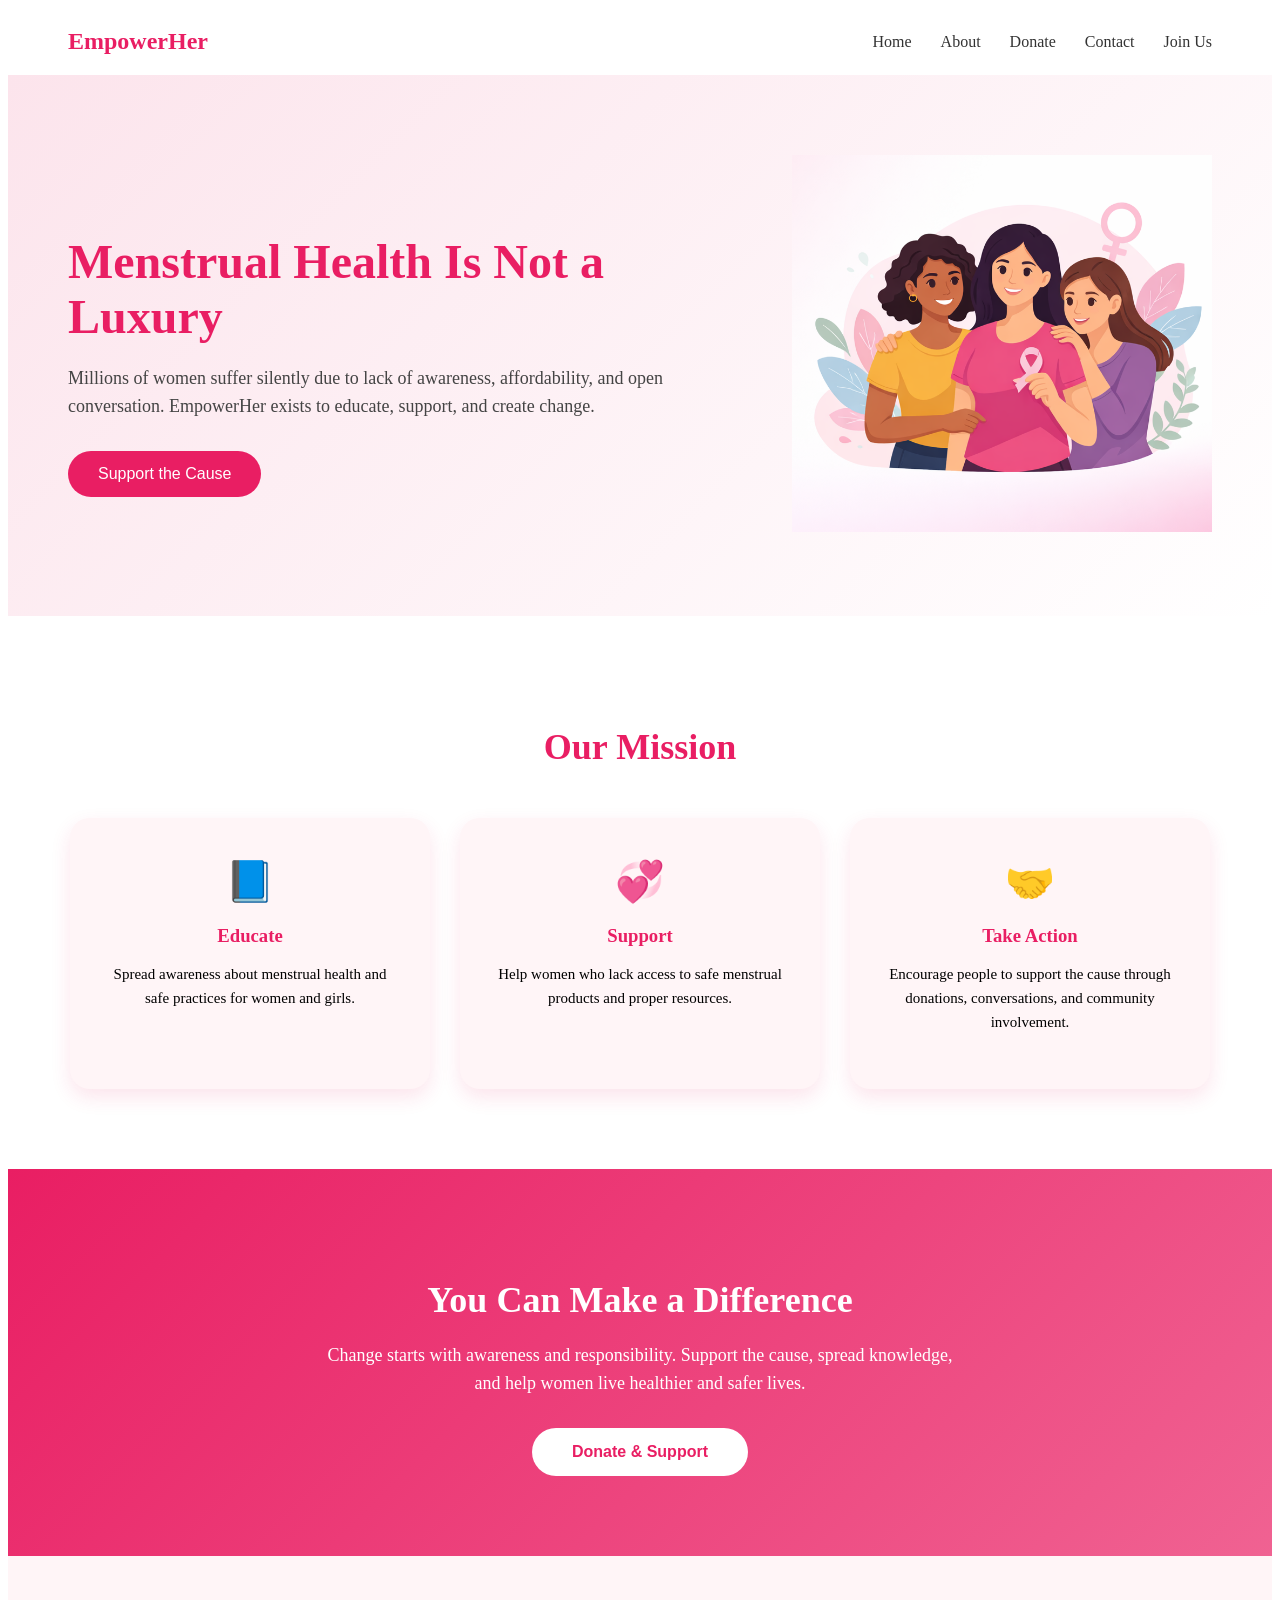
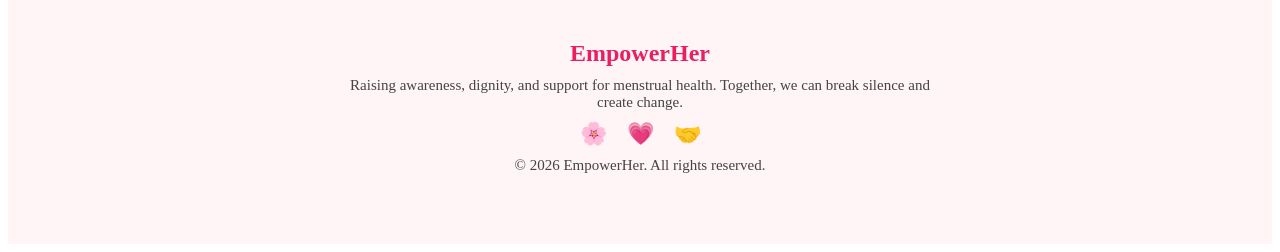
<file: index.html>
<!DOCTYPE html>
<html lang="en">
<head>
    <meta charset="UTF-8">
    <meta name="viewport" content="width=device-width, initial-scale=1.0">
    <title>Home | EmpowerHer</title>
    <link rel="stylesheet" href="style.css">
</head>
<body>

    <!-- Header -->
    <header class="header">
        <div class="logo">EmpowerHer</div>

        <nav class="nav">
             <a href="index.html">Home</a>
             <a href="about.html">About</a>
             <a href="donate.html">Donate</a>
             <a href="contact.html">Contact</a>
             <a href="volunteer.html">Join Us</a>
        </nav>
    </header>

    <!-- Hero Section of Home Page -->
     <section class="hero">
         <div class="hero-text">
         <h1>Menstrual Health Is Not a Luxury</h1>
             <p>
            Millions of women suffer silently due to lack of awareness,
            affordability, and open conversation. EmpowerHer exists to
            educate, support, and create change.
             </p>
         <button class="hero-btn">Support the Cause</button>
         </div>

         <div class="hero-visual">
          <img src="images/hero-img.png" alt="Women empowerment illustration">
         </div>
    
    </section>

<!-- Mission Section of home page-->
<section class="mission">
    <h2>Our Mission</h2>

    <div class="mission-cards">
        <div class="mission-card">
            <div class="mission-icon">📘</div>
            <h3>Educate</h3>
            <p>
                Spread awareness about menstrual health and safe practices
                for women and girls.
            </p>
        </div>

        <div class="mission-card">
            <div class="mission-icon">💞</div>
            <h3>Support</h3>
            <p>
                Help women who lack access to safe menstrual products
                and proper resources.
            </p>
        </div>

        <div class="mission-card">
            <div class="mission-icon">🤝</div>
            <h3>Take Action</h3>
            <p>
                Encourage people to support the cause through donations,
                conversations, and community involvement.
            </p>
        </div>
    </div>
</section>

<!-- Call To Action Section of home page-->
<section class="cta">
    <h2>You Can Make a Difference</h2>
    <p>
        Change starts with awareness and responsibility.
        Support the cause, spread knowledge, and help women
        live healthier and safer lives.
    </p>
    <button class="cta-btn">Donate & Support</button>
</section>

<!-- Footer -->
<footer class="footer">
    <div class="footer-content">
        <h3>EmpowerHer</h3>
        <p>
            Raising awareness, dignity, and support for menstrual health.
            Together, we can break silence and create change.
        </p>

        <div class="footer-icons">
            <span>🌸</span>
            <span>💗</span>
            <span>🤝</span>
        </div>

        <p class="footer-copy">
            © 2026 EmpowerHer. All rights reserved.
        </p>
    </div>
</footer>

<script src="script.js"></script>

</body>
</html>
</file>
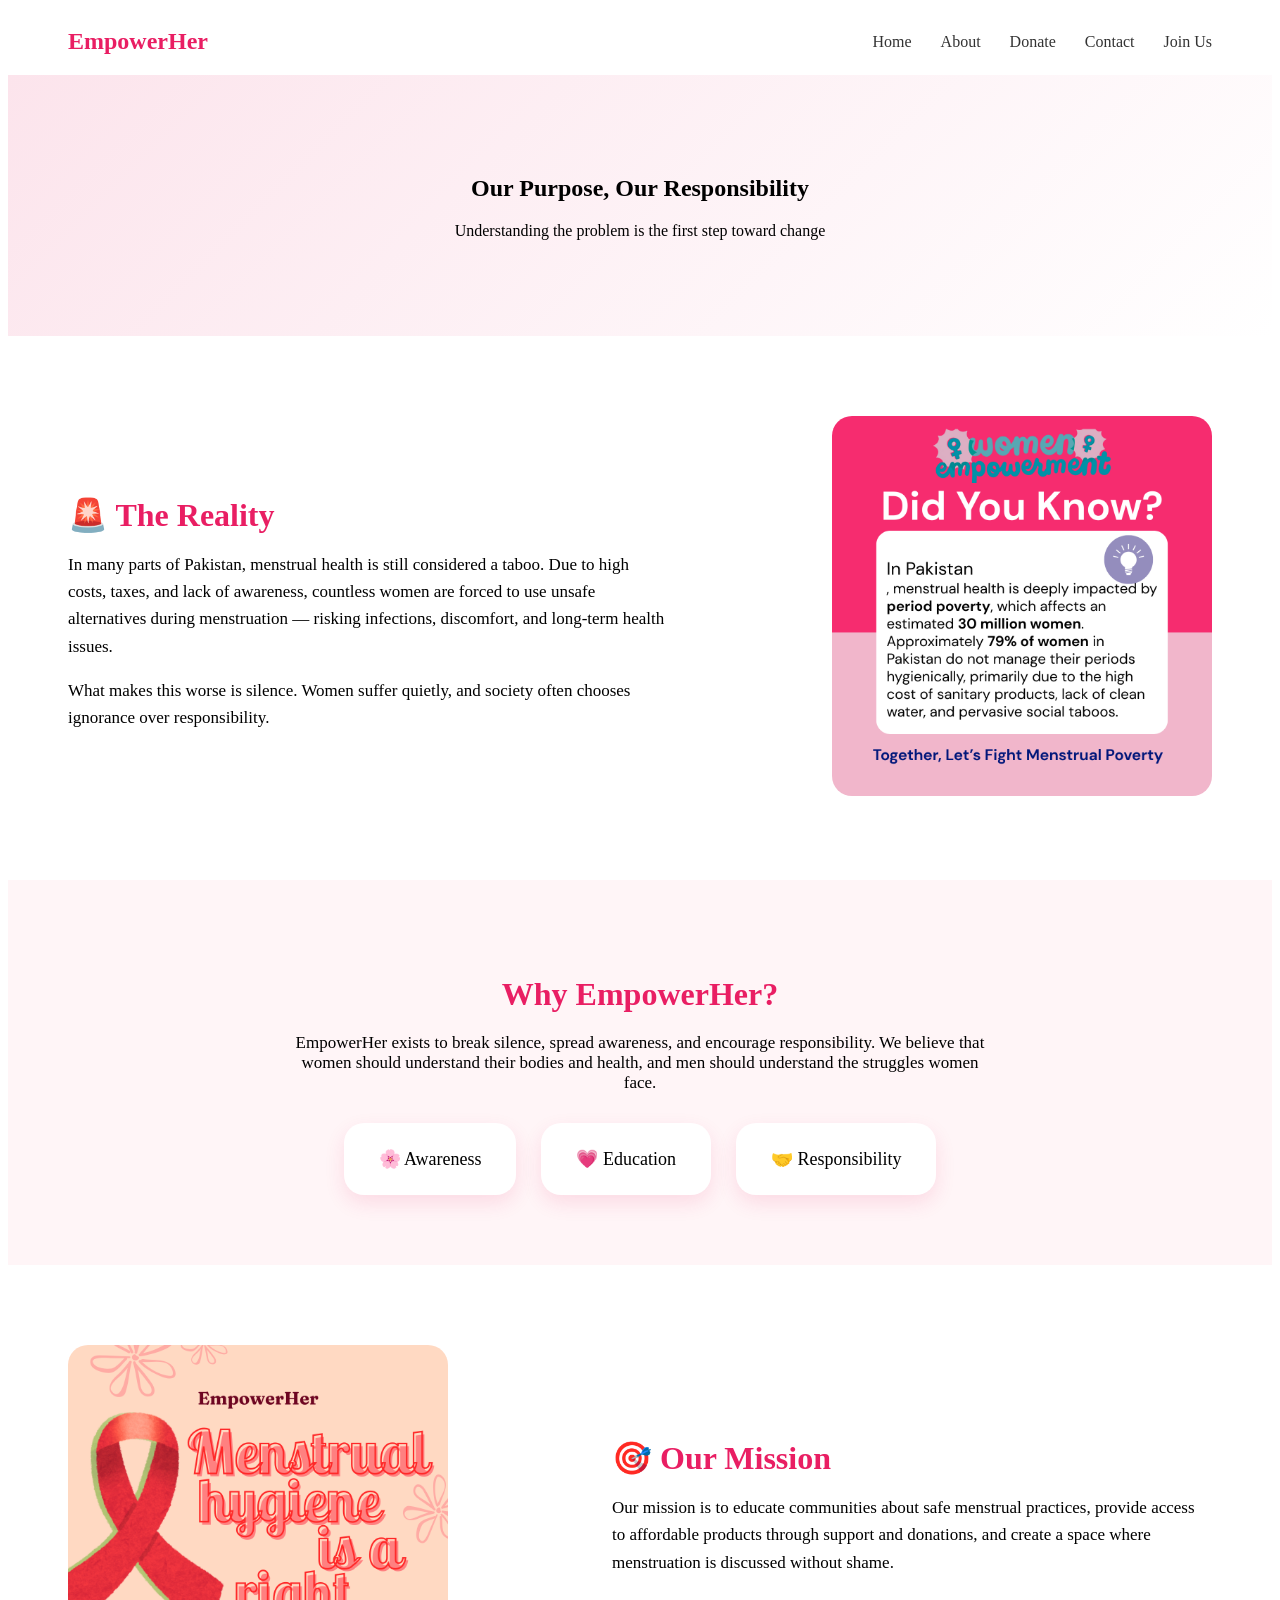
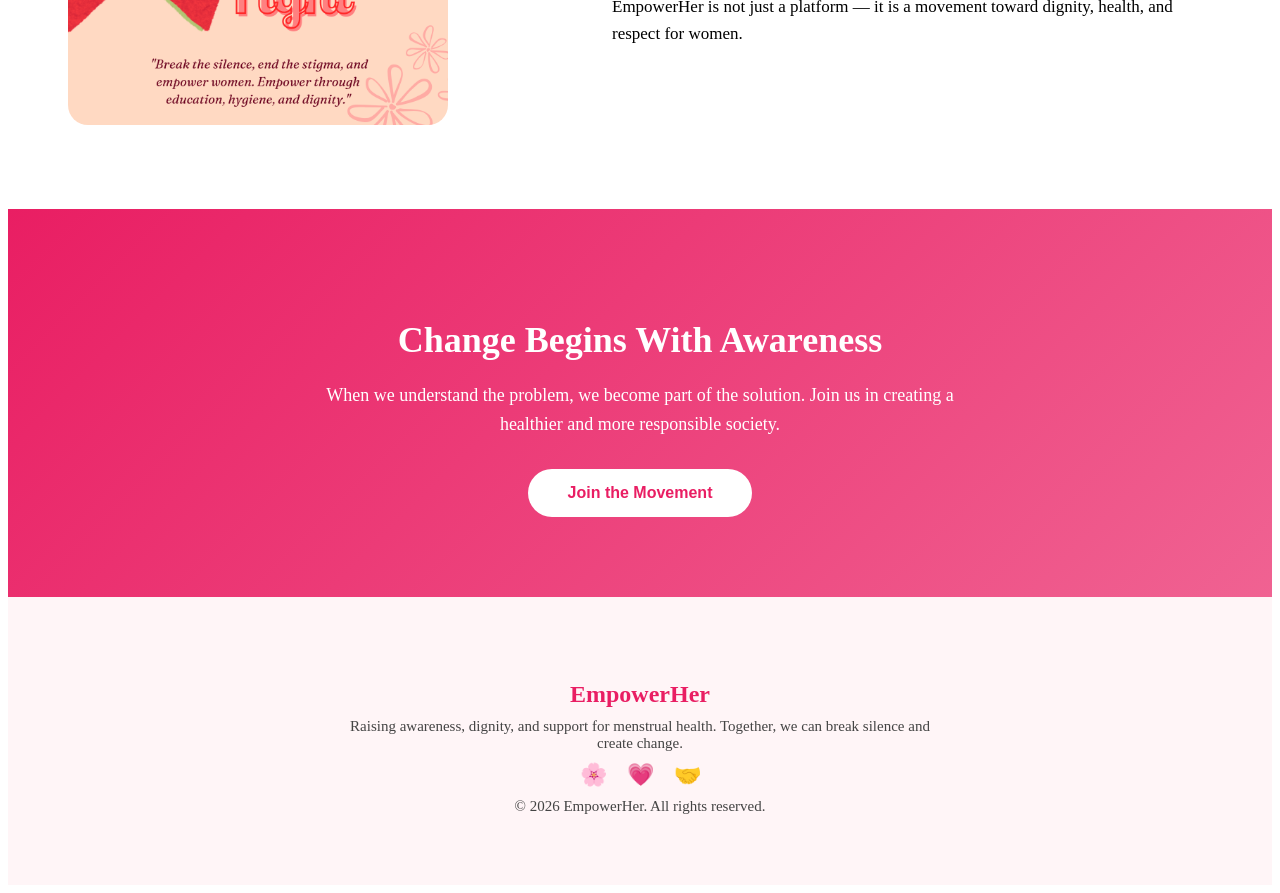
<file: about.html>
<!DOCTYPE html>
<html lang="en">
<head>
    <meta charset="UTF-8">
    <meta name="viewport" content="width=device-width, initial-scale=1.0">
    <title>About Us | EmpowerHer</title>
    <link rel="stylesheet" href="style.css">
</head>
<body>


      <!-- Header -->
    <header class="header">
        <div class="logo">EmpowerHer</div>

        <nav class="nav">
             <a href="index.html">Home</a>
             <a href="about.html">About</a>
             <a href="donate.html">Donate</a>
             <a href="contact.html">Contact</a>
             <a href="volunteer.html">Join Us</a>
        </nav>
    </header>


<!-- HERO of about page-->
<section class="page-hero">
    <h1>Our Purpose, Our Responsibility</h1>
    <p>Understanding the problem is the first step toward change</p>
</section>

<!-- PROBLEM SECTION of about page-->
<section class="about-block">
    <div class="about-block-text">
        <h2>🚨 The Reality</h2>
        <p>
            In many parts of Pakistan, menstrual health is still considered
            a taboo. Due to high costs, taxes, and lack of awareness,
            countless women are forced to use unsafe alternatives during
            menstruation — risking infections, discomfort, and long-term
            health issues.
        </p>
        <p>
            What makes this worse is silence. Women suffer quietly, and
            society often chooses ignorance over responsibility.
        </p>
    </div>
    <div class="about-block-image">
        <img src="images/about-problem.png" alt="Menstrual health awareness illustration">
    </div>
</section>

<!-- WHY EMPOWERHER of about page-->
<section class="about-highlight">
    <h2>Why EmpowerHer?</h2>
    <p>
        EmpowerHer exists to break silence, spread awareness, and
        encourage responsibility. We believe that women should
        understand their bodies and health, and men should understand
        the struggles women face.
    </p>

    <div class="highlight-cards">
        <div class="highlight-card">🌸 Awareness</div>
        <div class="highlight-card">💗 Education</div>
        <div class="highlight-card">🤝 Responsibility</div>
    </div>
</section>

<!-- MISSION of about page-->
<section class="about-block reverse">
    <div class="about-block-text">
        <h2>🎯 Our Mission</h2>
        <p>
            Our mission is to educate communities about safe menstrual
            practices, provide access to affordable products through
            support and donations, and create a space where menstruation
            is discussed without shame.
        </p>
        <p>
            EmpowerHer is not just a platform — it is a movement toward
            dignity, health, and respect for women.
        </p>
    </div>
    <div class="about-block-image">
        <img src="images/about-mission.png" alt="Women empowerment illustration">
    </div>
</section>

<!-- CTA of about page-->
<section class="cta">
    <h2>Change Begins With Awareness</h2>
    <p>
        When we understand the problem, we become part of the solution.
        Join us in creating a healthier and more responsible society.
    </p>
    <button class="cta-btn">Join the Movement</button>
</section>



    <!-- Footer -->
     <footer class="footer">
          <div class="footer-content">
         <h3>EmpowerHer</h3>
             <p>
             Raising awareness, dignity, and support for menstrual health.
             Together, we can break silence and create change.
             </p>

             <div class="footer-icons">
                  <span>🌸</span>
                 <span>💗</span>
                 <span>🤝</span>
              </div>

              <p class="footer-copy">
                © 2026 EmpowerHer. All rights reserved.
              </p>
          </div>
     </footer>

     <script src="script.js"></script>

</body>
</html>
</file>
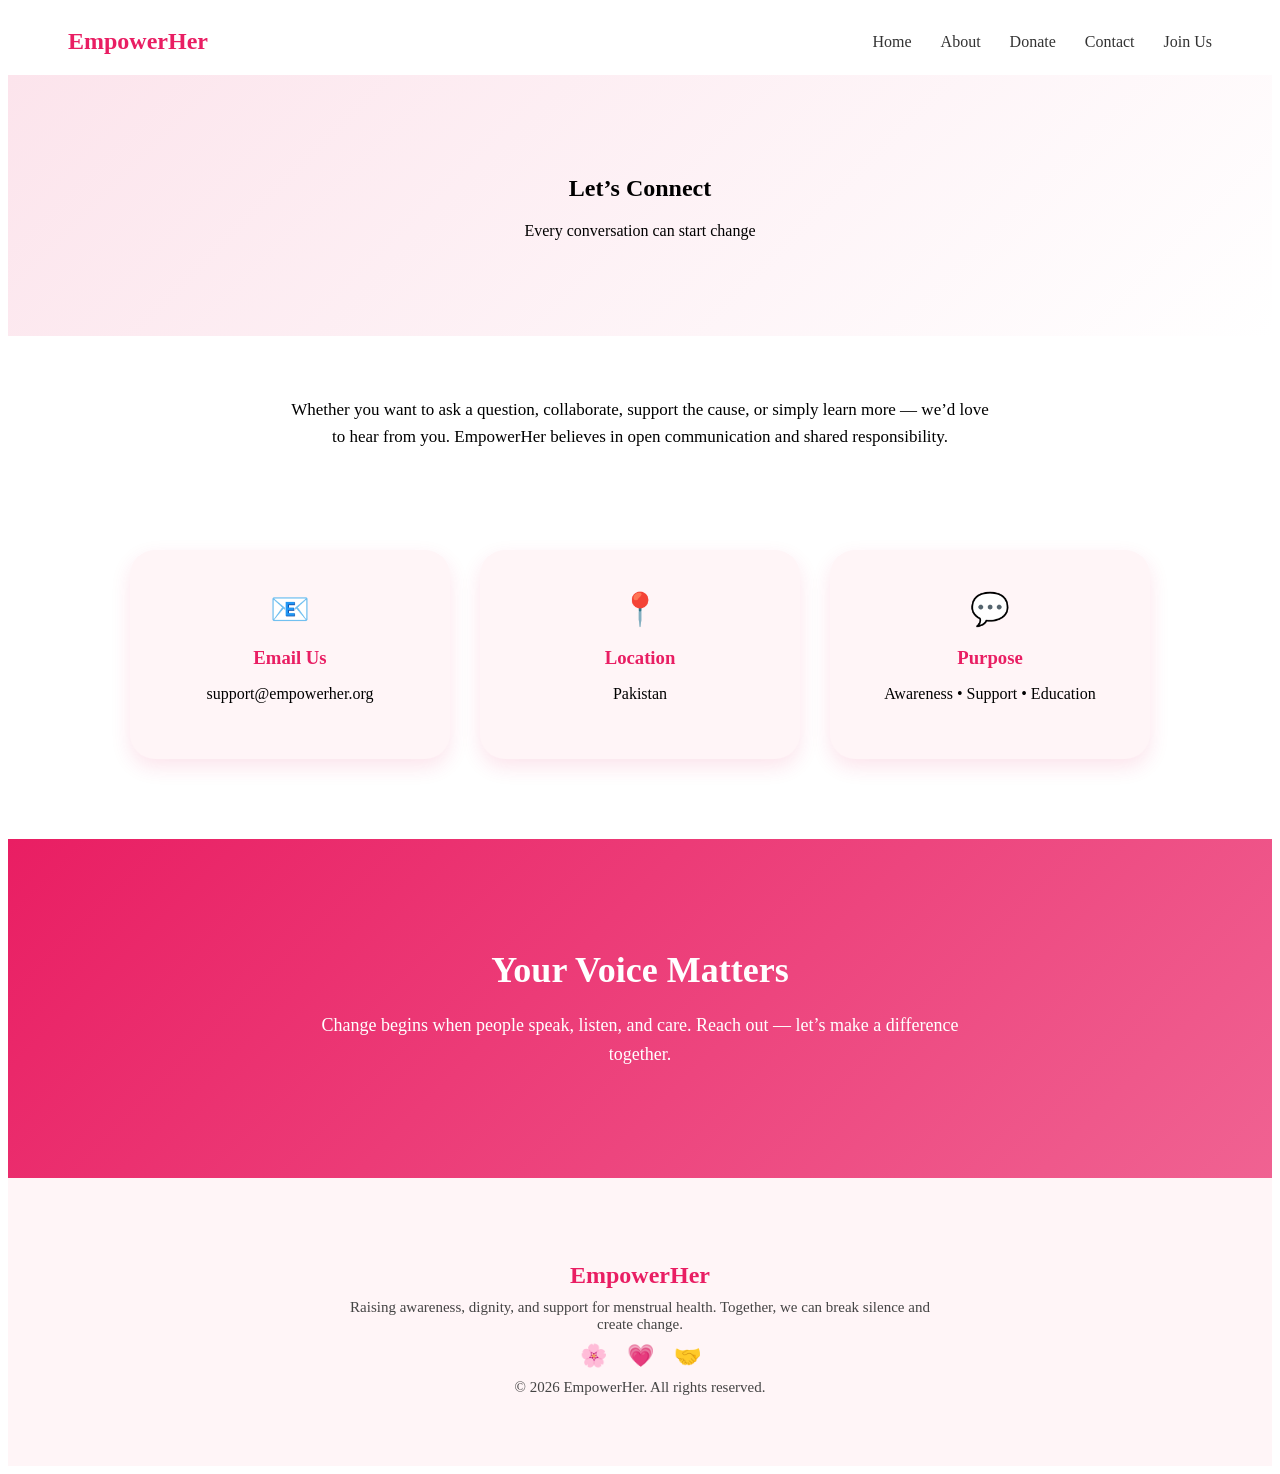
<file: contact.html>
<!DOCTYPE html>
<html lang="en">
<head>
    <meta charset="UTF-8">
    <meta name="viewport" content="width=device-width, initial-scale=1.0">
    <title>Contact us | EmpowerHer</title>
    <link rel="stylesheet" href="style.css">
</head>
<body>
      <!-- Header -->
    <header class="header">
        <div class="logo">EmpowerHer</div>

        <nav class="nav">
             <a href="index.html">Home</a>
             <a href="about.html">About</a>
             <a href="donate.html">Donate</a>
             <a href="contact.html">Contact</a>
             <a href="volunteer.html">Join Us</a>
        </nav>
    </header>

<!-- HERO of contact page-->
<section class="page-hero">
    <h1>Let’s Connect</h1>
    <p>Every conversation can start change</p>
</section>

<!-- CONTACT INTRO of contact page-->
<section class="contact-intro">
    <p>
        Whether you want to ask a question, collaborate, support the cause,
        or simply learn more — we’d love to hear from you. EmpowerHer believes
        in open communication and shared responsibility.
    </p>
</section>

<!-- CONTACT CARDS of contact page-->
<section class="contact-info">
    <div class="contact-card">
        <span class="contact-icon">📧</span>
        <h3>Email Us</h3>
        <p>support@empowerher.org</p>
    </div>

    <div class="contact-card">
        <span class="contact-icon">📍</span>
        <h3>Location</h3>
        <p>Pakistan</p>
    </div>

    <div class="contact-card">
        <span class="contact-icon">💬</span>
        <h3>Purpose</h3>
        <p>Awareness • Support • Education</p>
    </div>
</section>

<!-- CTA of contact page-->
<section class="cta">
    <h2>Your Voice Matters</h2>
    <p>
        Change begins when people speak, listen, and care.
        Reach out — let’s make a difference together.
    </p>
</section>


<!-- Footer -->
<footer class="footer">
    <div class="footer-content">
        <h3>EmpowerHer</h3>
        <p>
            Raising awareness, dignity, and support for menstrual health.
            Together, we can break silence and create change.
        </p>

        <div class="footer-icons">
            <span>🌸</span>
            <span>💗</span>
            <span>🤝</span>
        </div>

        <p class="footer-copy">
            © 2026 EmpowerHer. All rights reserved.
        </p>
         </div>
</footer>

<script src="script.js"></script>

</body>
</html>
</file>
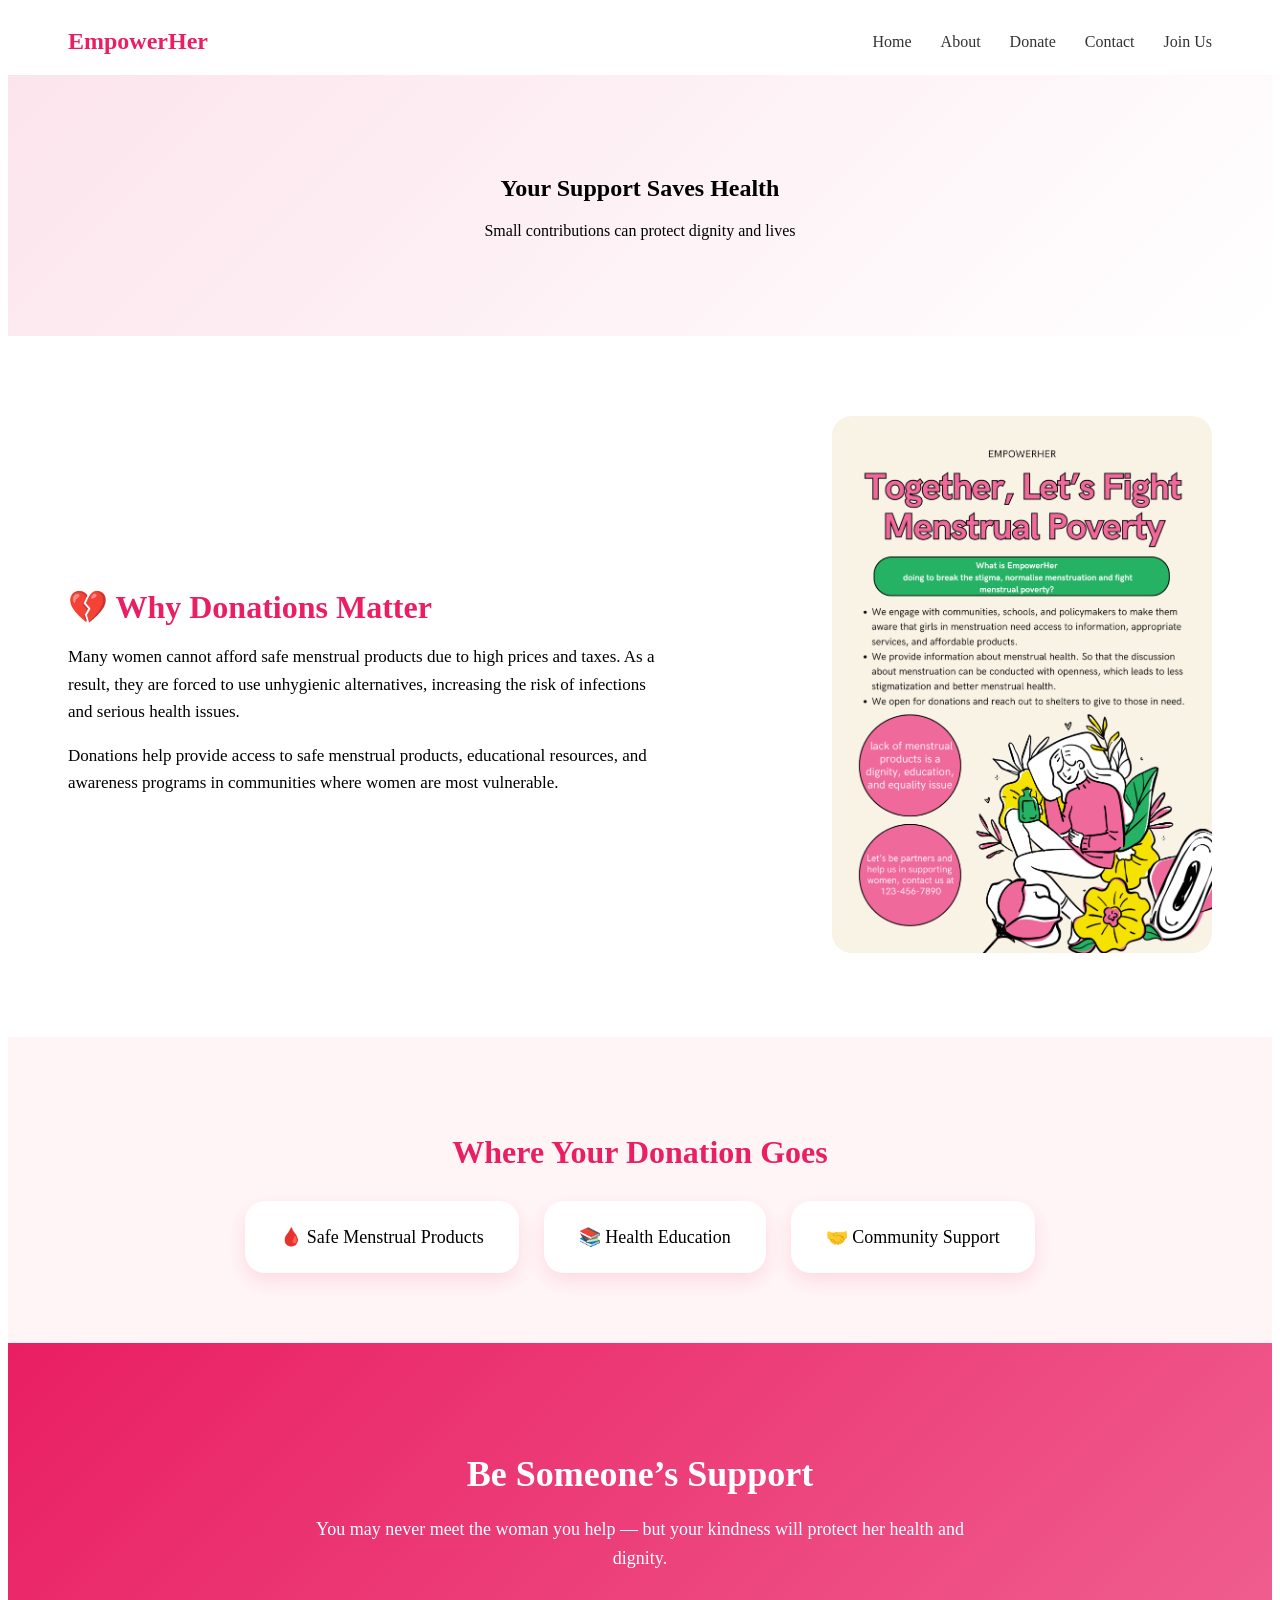
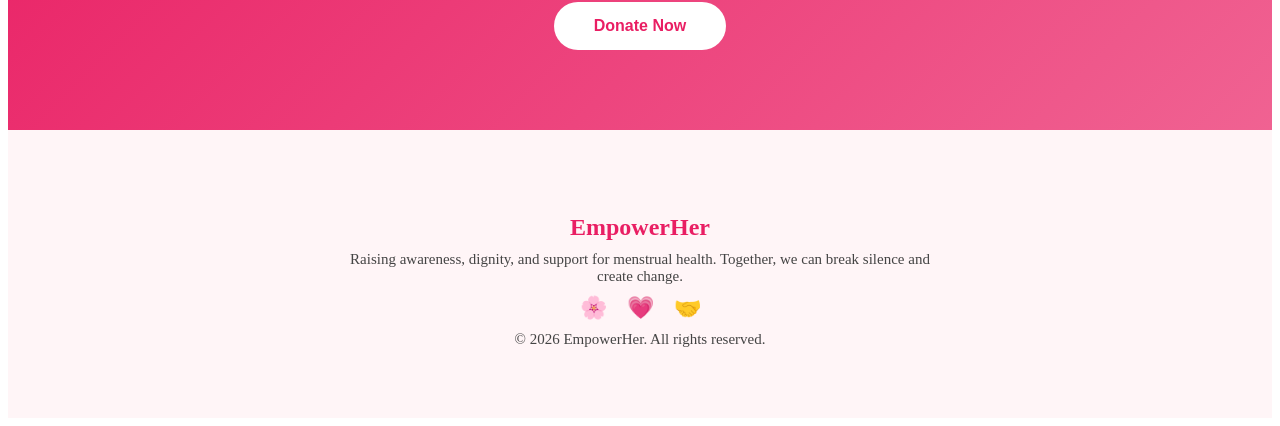
<file: donate.html>
<!DOCTYPE html>
<html lang="en">
<head>
    <meta charset="UTF-8">
    <meta name="viewport" content="width=device-width, initial-scale=1.0">
    <title>Donate | EmpowerHer</title>
    <link rel="stylesheet" href="style.css">
</head>
<body>
    <!-- Header -->
    <header class="header">
        <div class="logo">EmpowerHer</div>

        <nav class="nav">
             <a href="index.html">Home</a>
             <a href="about.html">About</a>
             <a href="donate.html">Donate</a>
             <a href="contact.html">Contact</a>
             <a href="volunteer.html">Join Us</a>
        </nav>
    </header> 

    
<!-- HERO  of donate page-->
<section class="page-hero">
    <h1>Your Support Saves Health</h1>
    <p>Small contributions can protect dignity and lives</p>
</section>

<!-- PROBLEM  of donate page-->
<section class="donate-block">
    <div class="donate-text">
        <h2>💔 Why Donations Matter</h2>
        <p>
            Many women cannot afford safe menstrual products due to
            high prices and taxes. As a result, they are forced to use
            unhygienic alternatives, increasing the risk of infections
            and serious health issues.
        </p>
        <p>
            Donations help provide access to safe menstrual products,
            educational resources, and awareness programs in communities
            where women are most vulnerable.
        </p>
    </div>

    <div class="donate-image">
        <img src="images/donate-impact.png" alt="Helping women illustration">
    </div>
</section>

<!-- HOW DONATIONS HELP  of donate page-->
<section class="donate-impact">
    <h2>Where Your Donation Goes</h2>

    <div class="impact-cards">
        <div class="impact-card">🩸 Safe Menstrual Products</div>
        <div class="impact-card">📚 Health Education</div>
        <div class="impact-card">🤝 Community Support</div>
    </div>
</section>

<!-- CTA  of donate page-->
<section class="cta">
    <h2>Be Someone’s Support</h2>
    <p>
        You may never meet the woman you help — but your kindness
        will protect her health and dignity.
    </p>
    <button class="cta-btn">Donate Now</button>
</section>
    
    

    <!-- Footer -->
<footer class="footer">
    <div class="footer-content">
        <h3>EmpowerHer</h3>
        <p>
            Raising awareness, dignity, and support for menstrual health.
            Together, we can break silence and create change.
        </p>

        <div class="footer-icons">
            <span>🌸</span>
            <span>💗</span>
            <span>🤝</span>
        </div>

        <p class="footer-copy">
            © 2026 EmpowerHer. All rights reserved.
        </p>
         </div>
</footer>
    
<script src="script.js"></script>

</body>
</html>
</file>
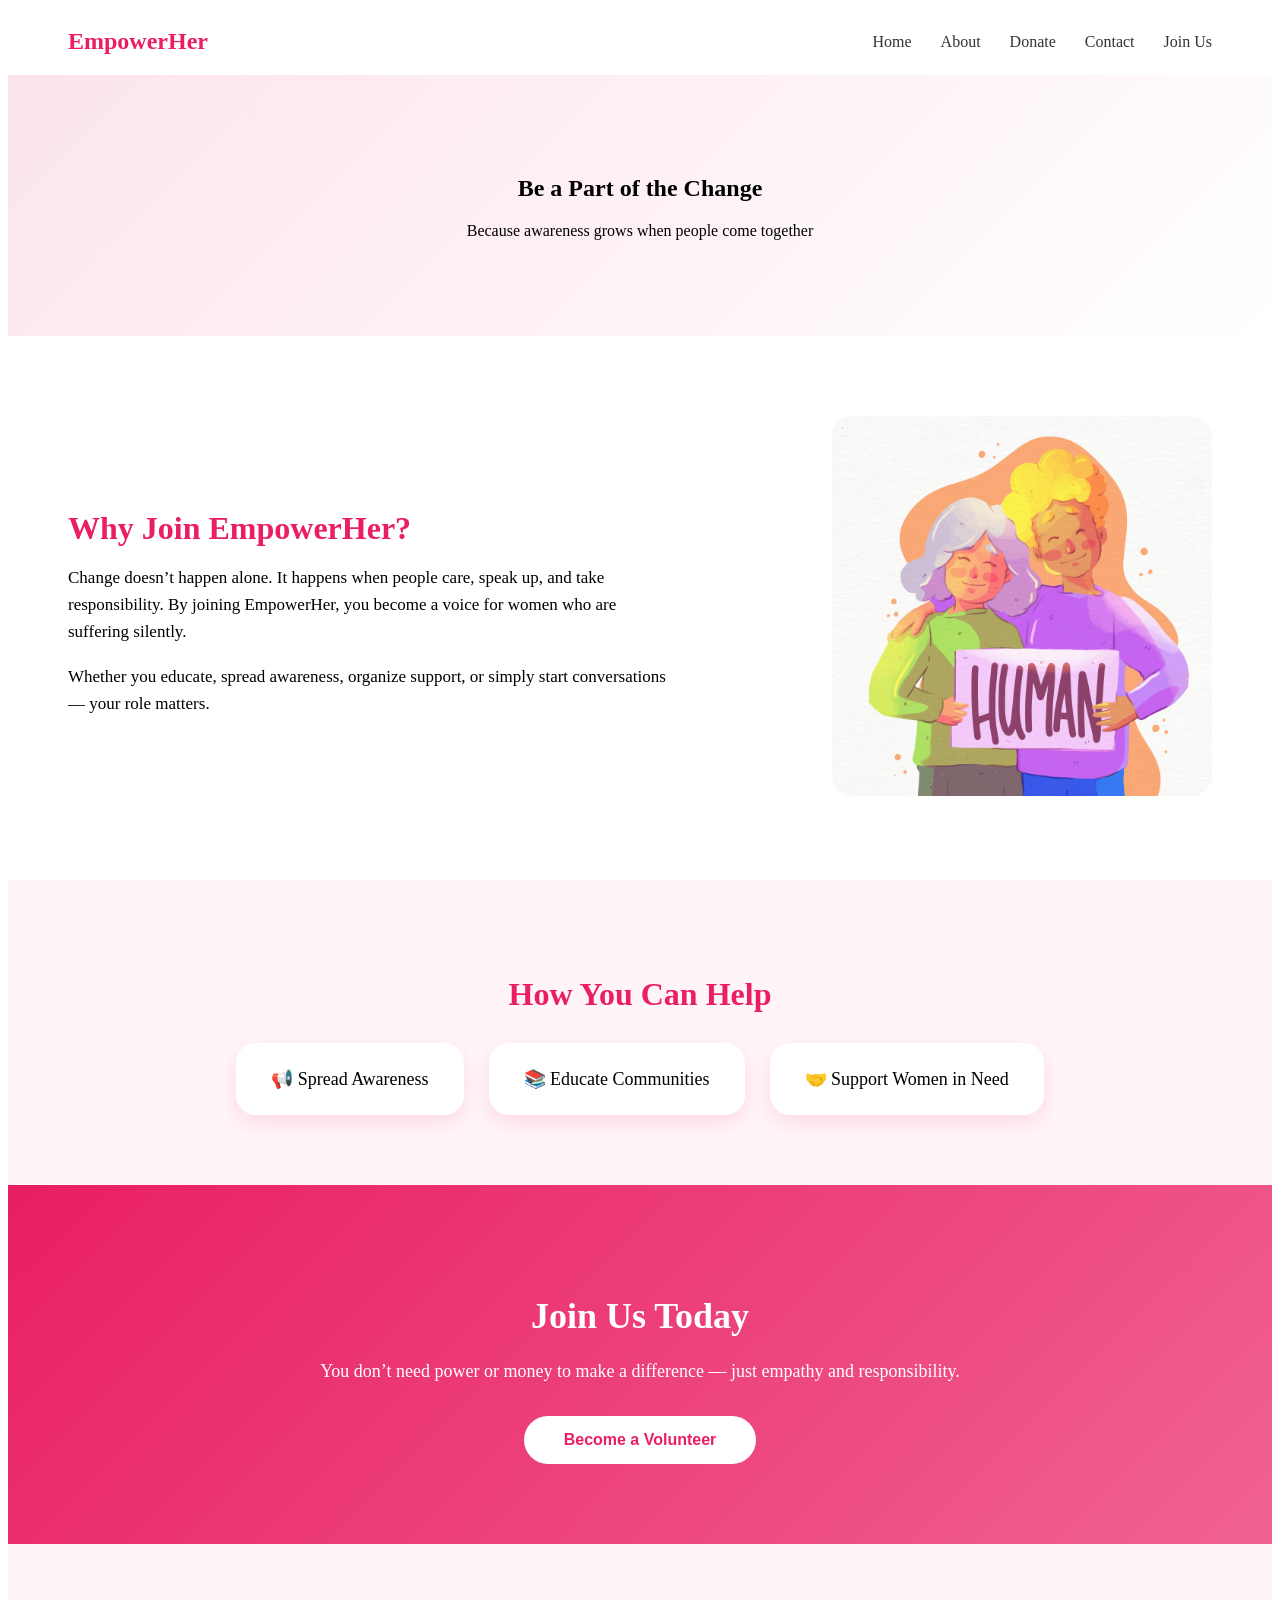
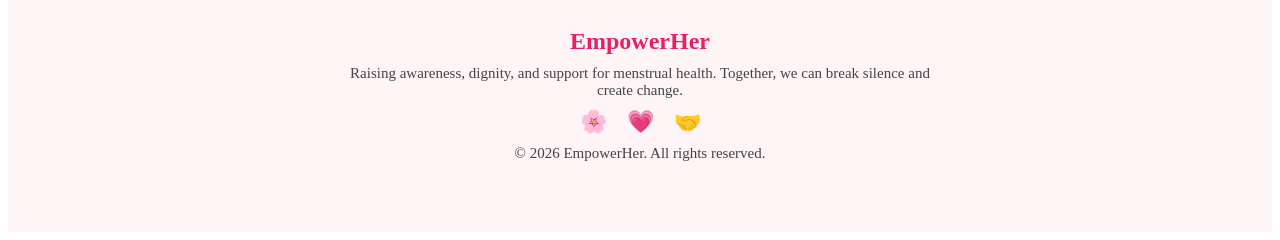
<file: volunteer.html>
<!DOCTYPE html>
<html lang="en">
<head>
    <meta charset="UTF-8">
    <meta name="viewport" content="width=device-width, initial-scale=1.0">
    <title>Volunteer | EmpowerHer</title>
    <link rel="stylesheet" href="style.css">
</head>
<body>
      <!-- Header -->
    <header class="header">
        <div class="logo">EmpowerHer</div>

        <nav class="nav">
             <a href="index.html">Home</a>
             <a href="about.html">About</a>
             <a href="donate.html">Donate</a>
             <a href="contact.html">Contact</a>
             <a href="volunteer.html">Join Us</a>
        </nav>
    </header>


    
<!-- HERO of volunteer page-->
<section class="page-hero">
    <h1>Be a Part of the Change</h1>
    <p>Because awareness grows when people come together</p>
</section>

<!-- INTRO SECTION of volunteer page -->
<section class="volunteer-intro">
    <div class="volunteer-text">
        <h2>Why Join EmpowerHer?</h2>
        <p>
            Change doesn’t happen alone. It happens when people care,
            speak up, and take responsibility. By joining EmpowerHer,
            you become a voice for women who are suffering silently.
        </p>

        <p>
            Whether you educate, spread awareness, organize support,
            or simply start conversations — your role matters.
        </p>
    </div>

    <div class="volunteer-image">
        <img src="images/volunteer-image.jpg" alt="Volunteers helping women illustration">
    </div>
</section>

<!-- HOW YOU CAN HELP of volunteer page-->
<section class="help-ways">
    <h2>How You Can Help</h2>

    <div class="help-cards">
        <div class="help-card">📢 Spread Awareness</div>
        <div class="help-card">📚 Educate Communities</div>
        <div class="help-card">🤝 Support Women in Need</div>
    </div>
</section>

<!-- CTA -->
<section class="cta">
    <h2>Join Us Today</h2>
    <p>
        You don’t need power or money to make a difference —
        just empathy and responsibility.
    </p>
    <button class="cta-btn">Become a Volunteer</button>
</section>


    <!-- Footer -->
<footer class="footer">
    <div class="footer-content">
        <h3>EmpowerHer</h3>
        <p>
            Raising awareness, dignity, and support for menstrual health.
            Together, we can break silence and create change.
        </p>

        <div class="footer-icons">
            <span>🌸</span>
            <span>💗</span>
            <span>🤝</span>
        </div>

        <p class="footer-copy">
            © 2026 EmpowerHer. All rights reserved.
        </p>
         </div>
</footer>

<script src="script.js"></script>

</body>
</html>
</file>
<file: style.css>
/* Header Of All Pages */
.header {
    display: flex;
    justify-content: space-between;
    align-items: center;
    padding: 20px 60px;
    background-color: #ffffff;
}
/* Title Of Header */
.logo {
    font-size: 24px;
    font-weight: bold;
    color: #e91e63;
}
/* Nav Contain Links Of Different Pages*/
.nav a {
    margin-left: 25px;
    text-decoration: none;
    color: #333;
    font-weight: 500;
}


/* Hero Section Of Home Page*/
.hero {
    display: flex;
    align-items: center;
    justify-content: space-between;
    padding: 80px 60px;
    background: linear-gradient(135deg, #fce4ec, #fff);
}

/* Child div 0f Text area 1*/
.hero-text {
    max-width: 600px;
}

.hero-text h1 {
    font-size: 48px;
    color: #e91e63;
    margin-bottom: 20px;
}
.hero-text p {
    font-size: 18px;
    line-height: 1.6;
    margin-bottom: 30px;
    color: #444;
}
/* Button */
.hero-btn {
    background-color: #e91e63;
    color: white;
    border: none;
    padding: 14px 30px;
    font-size: 16px;
    border-radius: 30px;
    cursor: pointer;
}
/* when touched color change */
.hero-btn:hover {
    background-color: #d81b60;
}

 /* Child div 0f IMG 2*/

 .hero-visual img {
    width: 420px;
    max-width: 100%;
}



/* Mission Section Of Home Page*/
.mission {
    padding: 80px 60px;
    text-align: center;
    background-color: #ffffff;
}

.mission h2 {
    font-size: 36px;
    color: #e91e63;
    margin-bottom: 50px;
}

.mission-cards {
    display: flex;
    gap: 30px;
    justify-content: center;
}

.mission-card {
    background-color: #fff5f7;
    padding: 40px 30px;
    border-radius: 20px;
    width: 300px;
    box-shadow: 0 8px 20px rgba(233, 30, 99, 0.12);
}

.mission-icon {
    font-size: 40px;
    margin-bottom: 20px;
}

.mission-card h3 {
    color: #e91e63;
    margin-bottom: 15px;
}

.mission-card p {
    font-size: 15px;
    line-height: 1.6;
}

/* CTA SECTION */
.cta {
    padding: 80px 60px;
    text-align: center;
    background: linear-gradient(135deg, #e91e63, #f06292);
    color: white;
}

.cta h2 {
    font-size: 36px;
    margin-bottom: 20px;
}

.cta p {
    font-size: 18px;
    max-width: 650px;
    margin: 0 auto 30px;
    line-height: 1.6;
}

.cta-btn {
    background-color: white;
    color: #e91e63;
    border: none;
    padding: 15px 40px;
    font-size: 16px;
    border-radius: 30px;
    cursor: pointer;
    font-weight: bold;
}

.cta-btn:hover {
    background-color: #ffe4ec;
}

/* FOOTER */
.footer {
    background-color: #fff5f7;
    padding: 60px 20px;
    text-align: center;
}

.footer h3 {
    color: #e91e63;
    font-size: 24px;
    margin-bottom: 10px;
}

.footer p {
    max-width: 600px;
    margin: 10px auto;
    font-size: 15px;
    color: #444;
}

.footer-icons span {
    font-size: 22px;
    margin: 0 8px;
}

.footer-copy {
    margin-top: 20px;
    font-size: 13px;
    color: #777;
}





 /* ABOUT */
.about-block {
    display: flex;
    align-items: center;
    justify-content: space-between;
    padding: 80px 60px;
    gap: 40px;
}

.about-block.reverse {
    flex-direction: row-reverse;
}

.about-block-text {
    max-width: 600px;
}

.about-block-text h2 {
    font-size: 32px;
    color: #e91e63;
    margin-bottom: 15px;
}

.about-block-text p {
    font-size: 17px;
    line-height: 1.6;
    margin-bottom: 15px;
}

.about-block-image img {
    width: 380px;
    max-width: 100%;
    border-radius: 20px;
}

/* HIGHLIGHT */
.about-highlight {
    background-color: #fff5f7;
    padding: 70px 20px;
    text-align: center;
}

.about-highlight h2 {
    font-size: 32px;
    color: #e91e63;
    margin-bottom: 20px;
}

.about-highlight p {
    max-width: 700px;
    margin: 0 auto 30px;
    font-size: 17px;
}

.highlight-cards {
    display: flex;
    justify-content: center;
    gap: 25px;
}

.highlight-card {
    background: white;
    padding: 25px 35px;
    border-radius: 20px;
    font-size: 18px;
    box-shadow: 0 8px 20px rgba(233, 30, 99, 0.12);
}





/* DONATE PAGE */
.donate-block {
    display: flex;
    align-items: center;
    justify-content: space-between;
    padding: 80px 60px;
    gap: 40px;
}

.donate-text {
    max-width: 600px;
}

.donate-text h2 {
    font-size: 32px;
    color: #e91e63;
    margin-bottom: 15px;
}

.donate-text p {
    font-size: 17px;
    line-height: 1.6;
    margin-bottom: 15px;
}

.donate-image img {
    width: 380px;
    max-width: 100%;
    border-radius: 20px;
}

/* DONATION IMPACT */
.donate-impact {
    background-color: #fff5f7;
    padding: 70px 20px;
    text-align: center;
}

.donate-impact h2 {
    font-size: 32px;
    color: #e91e63;
    margin-bottom: 30px;
}

.impact-cards {
    display: flex;
    justify-content: center;
    gap: 25px;
}

.impact-card {
    background: white;
    padding: 25px 35px;
    border-radius: 20px;
    font-size: 18px;
    box-shadow: 0 8px 20px rgba(233, 30, 99, 0.12);
}





/* CONTACT PAGE */
.page-hero {
    padding: 80px 20px;
    text-align: center;
    background: linear-gradient(135deg, #fce4ec, #fff);
}

.contact-intro {
    max-width: 700px;
    margin: 60px auto;
    text-align: center;
    font-size: 17px;
    line-height: 1.6;
}

.contact-info {
    display: flex;
    justify-content: center;
    gap: 30px;
    padding: 40px 20px 80px;
}

.contact-card {
    background: #fff5f7;
    padding: 40px 30px;
    border-radius: 25px;
    width: 260px;
    text-align: center;
    box-shadow: 0 8px 20px rgba(233, 30, 99, 0.12);
}

.contact-icon {
    font-size: 32px;
    display: block;
    margin-bottom: 15px;
}

.contact-card h3 {
    color: #e91e63;
    margin-bottom: 8px;
}





/* VOLUNTEER PAGE */
.volunteer-intro {
    display: flex;
    justify-content: space-between;
    align-items: center;
    padding: 80px 60px;
    gap: 40px;
}

.volunteer-text {
    max-width: 600px;
}

.volunteer-text h2 {
    font-size: 32px;
    color: #e91e63;
    margin-bottom: 15px;
}

.volunteer-text p {
    font-size: 17px;
    line-height: 1.6;
    margin-bottom: 15px;
}

.volunteer-image img {
    width: 380px;
    max-width: 100%;
    border-radius: 20px;
}

/* HELP WAYS */
.help-ways {
    background-color: #fff5f7;
    padding: 70px 20px;
    text-align: center;
}

.help-ways h2 {
    font-size: 32px;
    color: #e91e63;
    margin-bottom: 30px;
}

.help-cards {
    display: flex;
    justify-content: center;
    gap: 25px;
}

.help-card {
    background: white;
    padding: 25px 35px;
    border-radius: 20px;
    font-size: 18px;
    box-shadow: 0 8px 20px rgba(233, 30, 99, 0.12);
}
</file>
